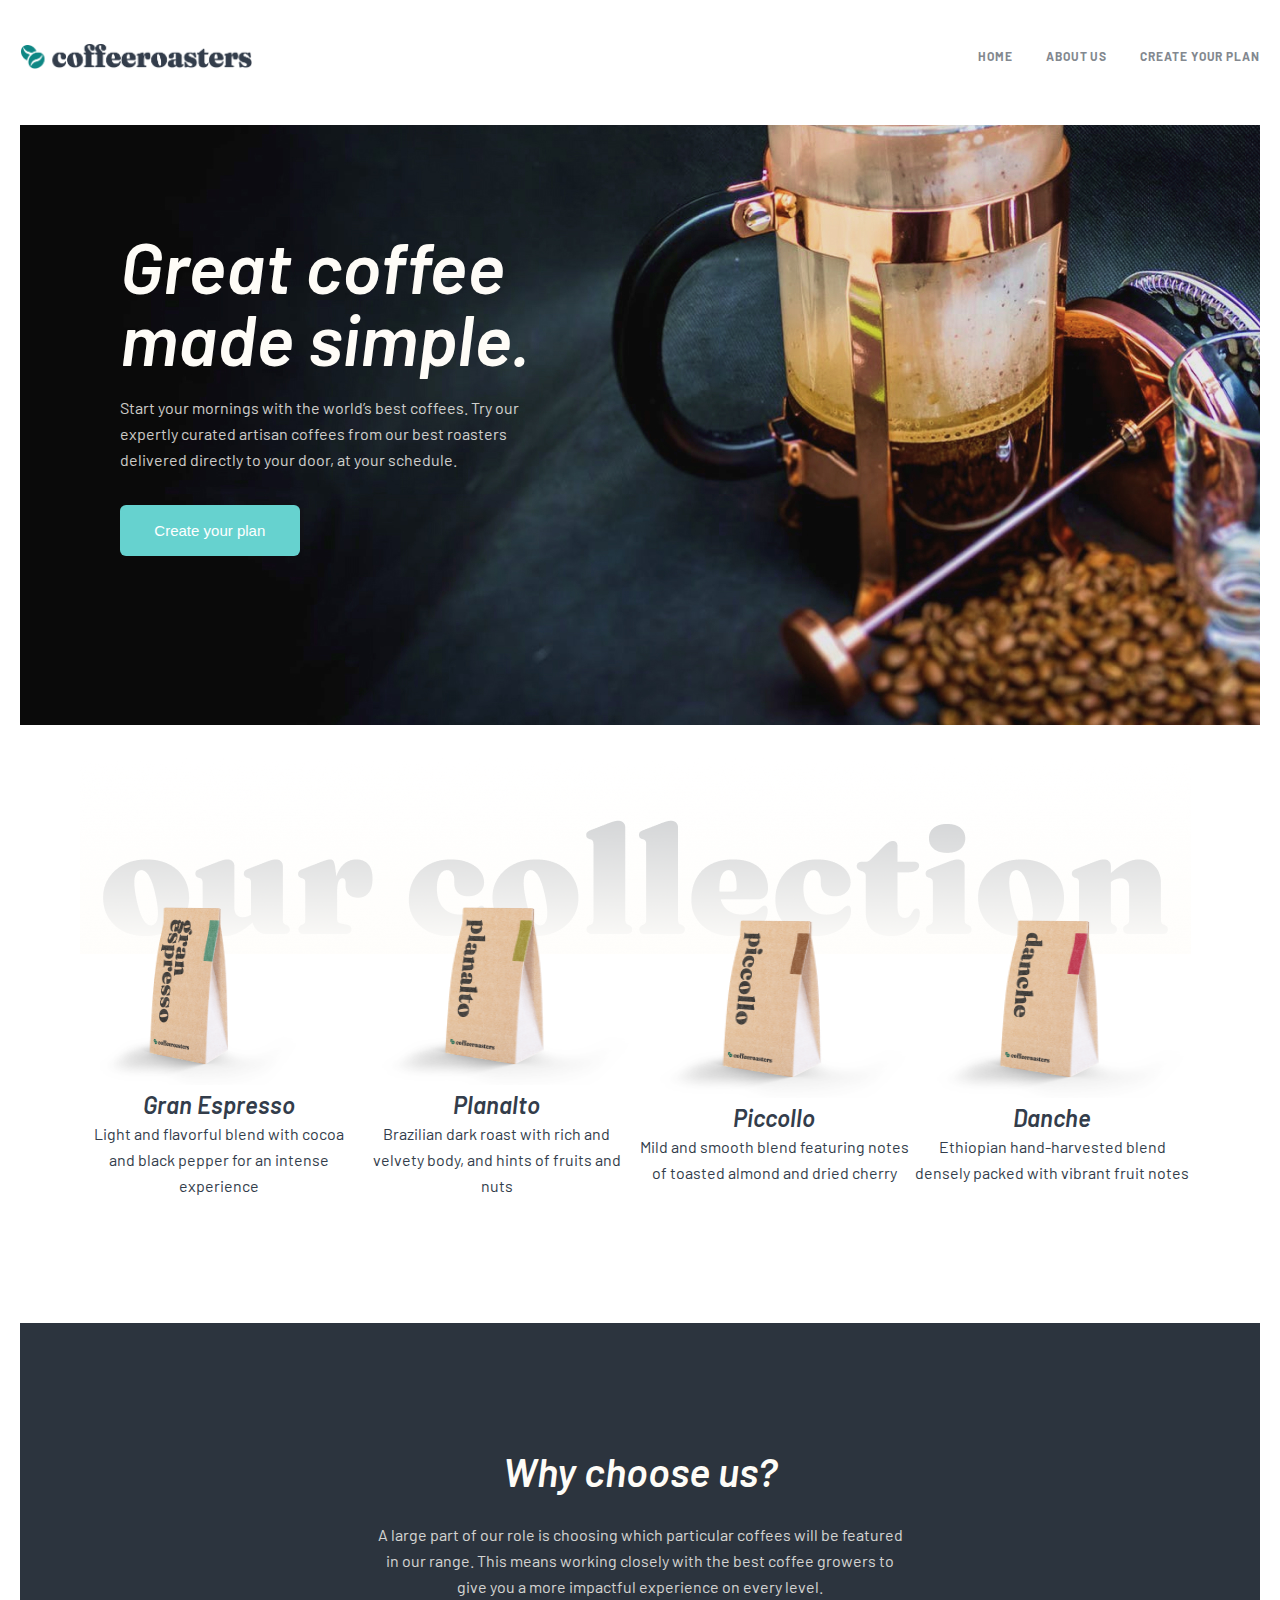
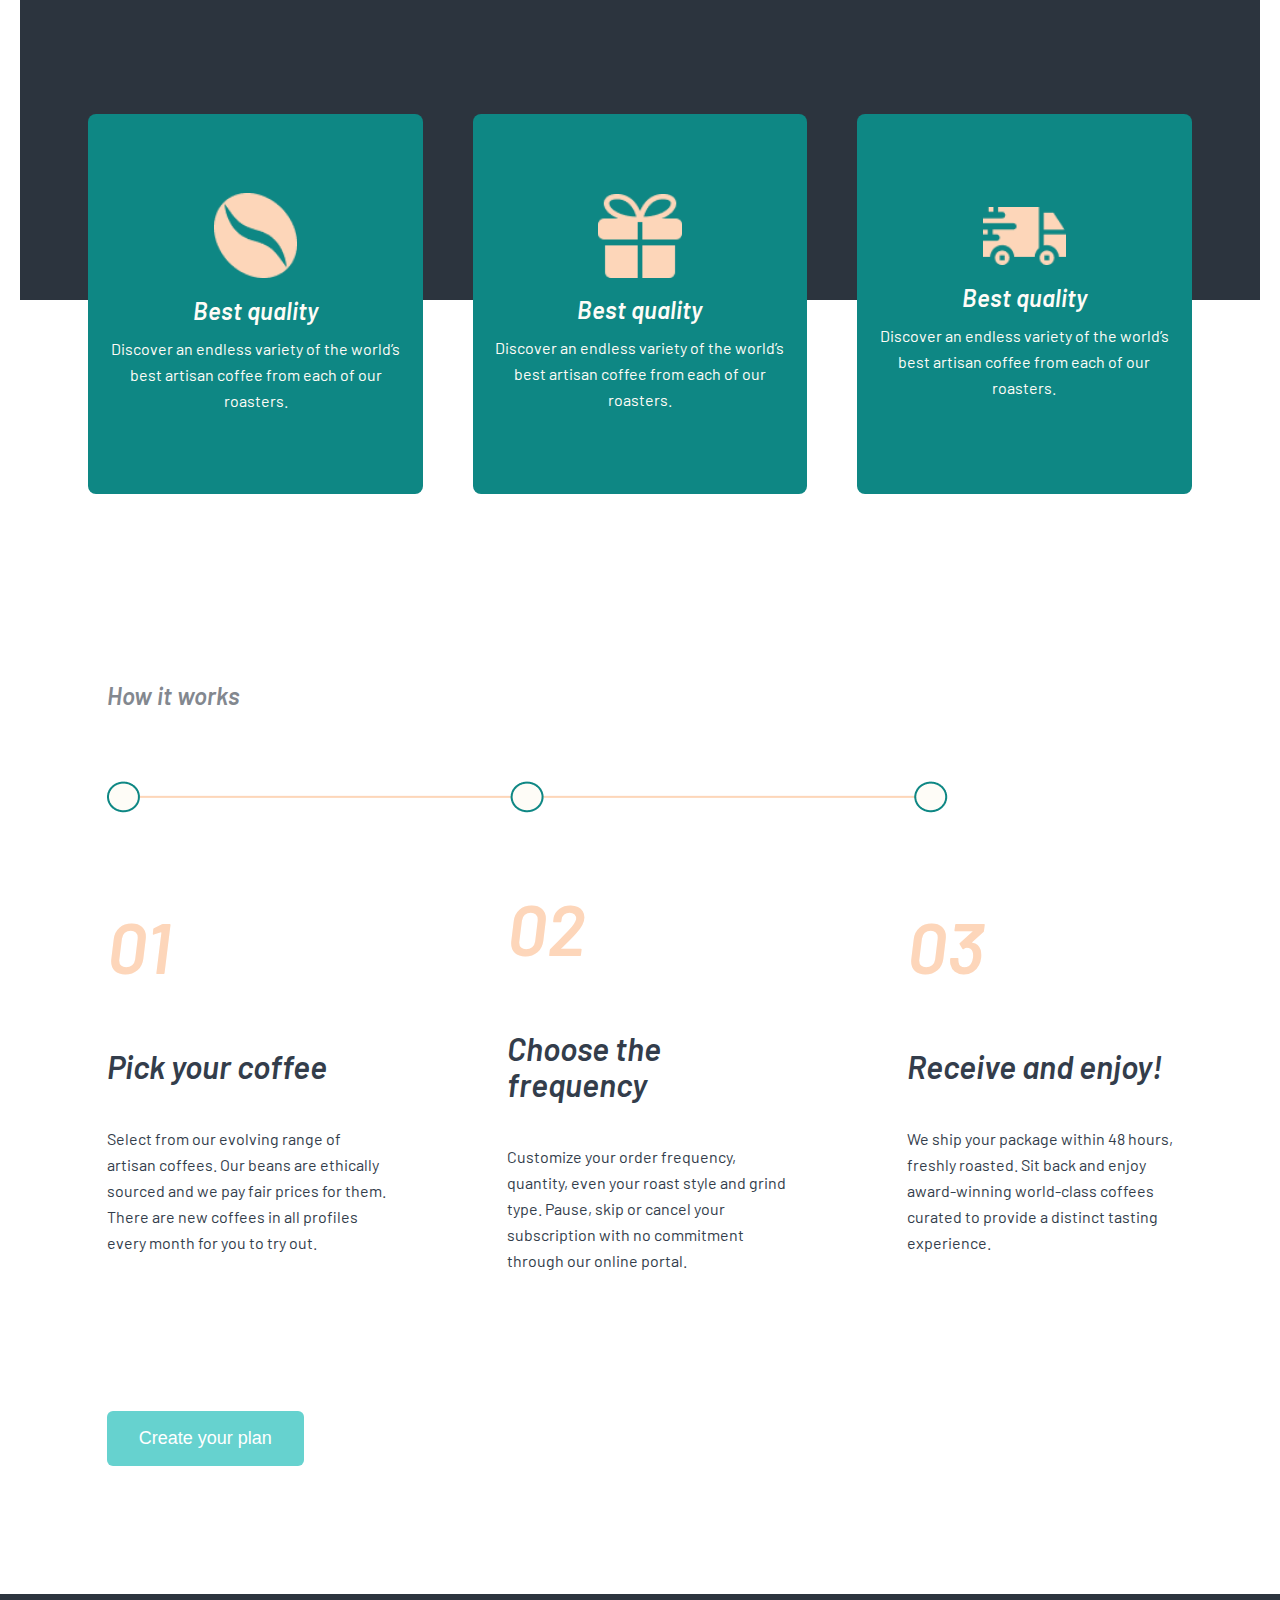
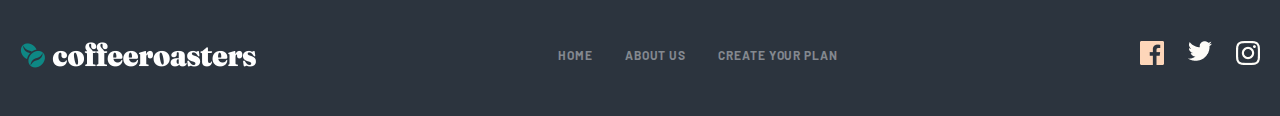
<file: index.html>
<!DOCTYPE html>
<html lang="en">
  <head>
    <meta charset="UTF-8" />
    <meta http-equiv="X-UA-Compatible" content="IE=edge" />
    <meta name="viewport" content="width=device-width, initial-scale=1.0" />
    <link rel="stylesheet" href="css/main.min.css" />
    <title>Document</title>
  </head>
  <body>
    <div class="contanir">
      <main class="heder__cart">
        <img class="text--itim__img" src="imgs/Group 5 (9).png" alt="loga" />
        <ul class="text__itim">
          <li>
            <a class="text--itim__link" href="./index.html">HOME</a>
          </li>
          <li>
            <a class="text--itim__link" href="./pages/about.html">ABOUT US</a>
          </li>
          <li>
            <a class="text--itim__link" href="./pages/subscribe.html"
              >CREATE YOUR PLAN</a
            >
          </li>
        </ul>
        <img class="home__link" src="imgs/Combined Shape 2.png" alt="loga" />
      </main>

      <main class="coffee--img__pozition">
        <section class="Great__coffee">
          <h1 class="Grea--coffee__made">Great coffee made simple.</h1>
          <p class="Grea--coffee__Start">
            Start your mornings with the world’s best coffees. Try our expertly
            curated artisan coffees from our best roasters delivered directly to
            your door, at your schedule.
          </p>
          <button class="Create--plan__button">Create your plan</button>
        </section>
      </main>
      <main class="heder--text__box">
        <img
          class="coffecraf__img"
          src="imgs/Group 13 (2).png"
          alt="gurup13"
          width="1111"
          height="196"
        />

        <section class="Planalto">
          <div class="Piccollo">
            <img
              src="imgs/kopi1 copy (3).png"
              width="80%"
              height="193px"
              alt="cobla"
            />
            <div class="text">
              <h3 class="Piccollo__h3">Gran Espresso</h3>
              <p class="Piccollo__p">
                Light and flavorful blend with cocoa and black pepper for an
                intense experience
              </p>
            </div>
          </div>
          <div class="Piccollo">
            <img
              src="imgs/kopi2 (2).png"
              width="100%"
              height="193px"
              alt="cobla"
            />
            <div class="text">
              <h3 class="Piccollo__h3">Planalto</h3>
              <p class="Piccollo__p">
                Brazilian dark roast with rich and velvety body, and hints of
                fruits and nuts
              </p>
            </div>
          </div>
          <div class="Piccollo">
            <img
              src="imgs/kopi3 (1).png"
              width="100%"
              height="193px"
              alt="cobla"
            />
            <div class="text">
              <h3 class="Piccollo__h3">Piccollo</h3>
              <p class="Piccollo__p">
                Mild and smooth blend featuring notes of toasted almond and
                dried cherry
              </p>
            </div>
          </div>
          <div class="Piccollo">
            <img
              src="imgs/kopi4 (1).png"
              width="100%"
              height="193px"
              alt="cobla"
            />
            <div class="text">
              <h3 class="Piccollo__h3">Danche</h3>
              <p class="Piccollo__p">
                Ethiopian hand-harvested blend densely packed with vibrant fruit
                notes
              </p>
            </div>
          </div>
        </section>
      </main>
      <!-- chooose -->
      <!-- <main class="coose__box"> -->
      <section class="choose__cart">
        <div class="choose--cart__itim">
          <h3 class="choose--cart__h3">Why choose us?</h3>
          <p class="choose--cart__p">
            A large part of our role is choosing which particular coffees will
            be featured in our range. This means working closely with the best
            coffee growers to give you a more impactful experience on every
            level.
          </p>
        </div>
      </section>

      <section class="choose__globar">
        <div class="choose--globar__cart">
          <img src="imgs/Shape (5).png" width="25%" alt="cooffe" />
          <div class="text__box">
            <h3 class="text--box__h3">Best quality</h3>
            <p class="text--box__p">
              Discover an endless variety of the world’s best artisan coffee
              from each of our roasters.
            </p>
          </div>
        </div>
        <div class="choose--globar__cart">
          <img src="imgs/Combined Shape (18).png" width="25%" alt="cooffe" />
          <div class="text__box">
            <h3 class="text--box__h3">Best quality</h3>
            <p class="text--box__p">
              Discover an endless variety of the world’s best artisan coffee
              from each of our roasters.
            </p>
          </div>
        </div>
        <div class="choose--globar__cart">
          <img src="imgs/Combined Shape (19).png" width="25%" alt="cooffe" />
          <div class="text__box">
            <h3 class="text--box__h3">Best quality</h3>
            <p class="text--box__p">
              Discover an endless variety of the world’s best artisan coffee
              from each of our roasters.
            </p>
          </div>
        </div>
      </section>
      <!-- works -->
      <!-- <div class="works"> -->
      <main class="How--it__works">
        <p class="How-it-works-p">How it works</p>
        <img class="How-it-works-img" src="imgs/rights.png" alt="rigb" />
      </main>
      <div id="box--imgs--and__text">
        <section class="box-imgs-and-text-cart">
          <h2 class="box-imgs-and-text-cart-h2">01</h2>
          <h3 class="box-imgs-and-text-cart-h3">Pick your coffee</h3>
          <p class="box-imgs-and-text-cart-p">
            Select from our evolving range of artisan coffees. Our beans are
            ethically sourced and we pay fair prices for them. There are new
            coffees in all profiles every month for you to try out.
          </p>
        </section>
        <section class="box-imgs-and-text-cart">
          <h2 class="box-imgs-and-text-cart-h2">02</h2>
          <h3 class="box-imgs-and-text-cart-h3">Choose the frequency</h3>
          <p class="box-imgs-and-text-cart-p">
            Customize your order frequency, quantity, even your roast style and
            grind type. Pause, skip or cancel your subscription with no
            commitment through our online portal.
          </p>
        </section>
        <section class="box-imgs-and-text-cart">
          <h2 class="box-imgs-and-text-cart-h2">03</h2>
          <h3 class="box-imgs-and-text-cart-h3">Receive and enjoy!</h3>
          <p class="box-imgs-and-text-cart-p">
            We ship your package within 48 hours, freshly roasted. Sit back and
            enjoy award-winning world-class coffees curated to provide a
            distinct tasting experience.
          </p>
        </section>
      </div>
      <button class="box-imgs-and-text-cart-btn">Create your plan</button>

      <!-- </div> -->
    </div>
    <footer class="footer">
      <div class="footer__cart contanir">
        <img
          src="imgs/Group 5 (10).png"
          width="236px"
          height="26px"
          alt="coffe"
        />
        <ul class="footer__ul">
          <li><a class="footer__link" href="./index.html">HOME</a></li>
          <li>
            <a class="footer__link" href="./pages/about.html">ABOUT US</a>
          </li>
          <li><a class="footer__link" href="./pages/">CREATE YOUR PLAN</a></li>
        </ul>
        <div class="instagiram">
          <a href="./index.html"> <img src="imgs/Path (9).png" alt="" /></a>
          <a href="./pages/about.html">
            <img src="imgs/Path (8).png" alt=""
          /></a>
          <a href="./pages/subscribe.html">
            <img src="imgs/Shape (6).png" alt=""
          /></a>
        </div>
      </div>
    </footer>
  </body>
</html>
</file>
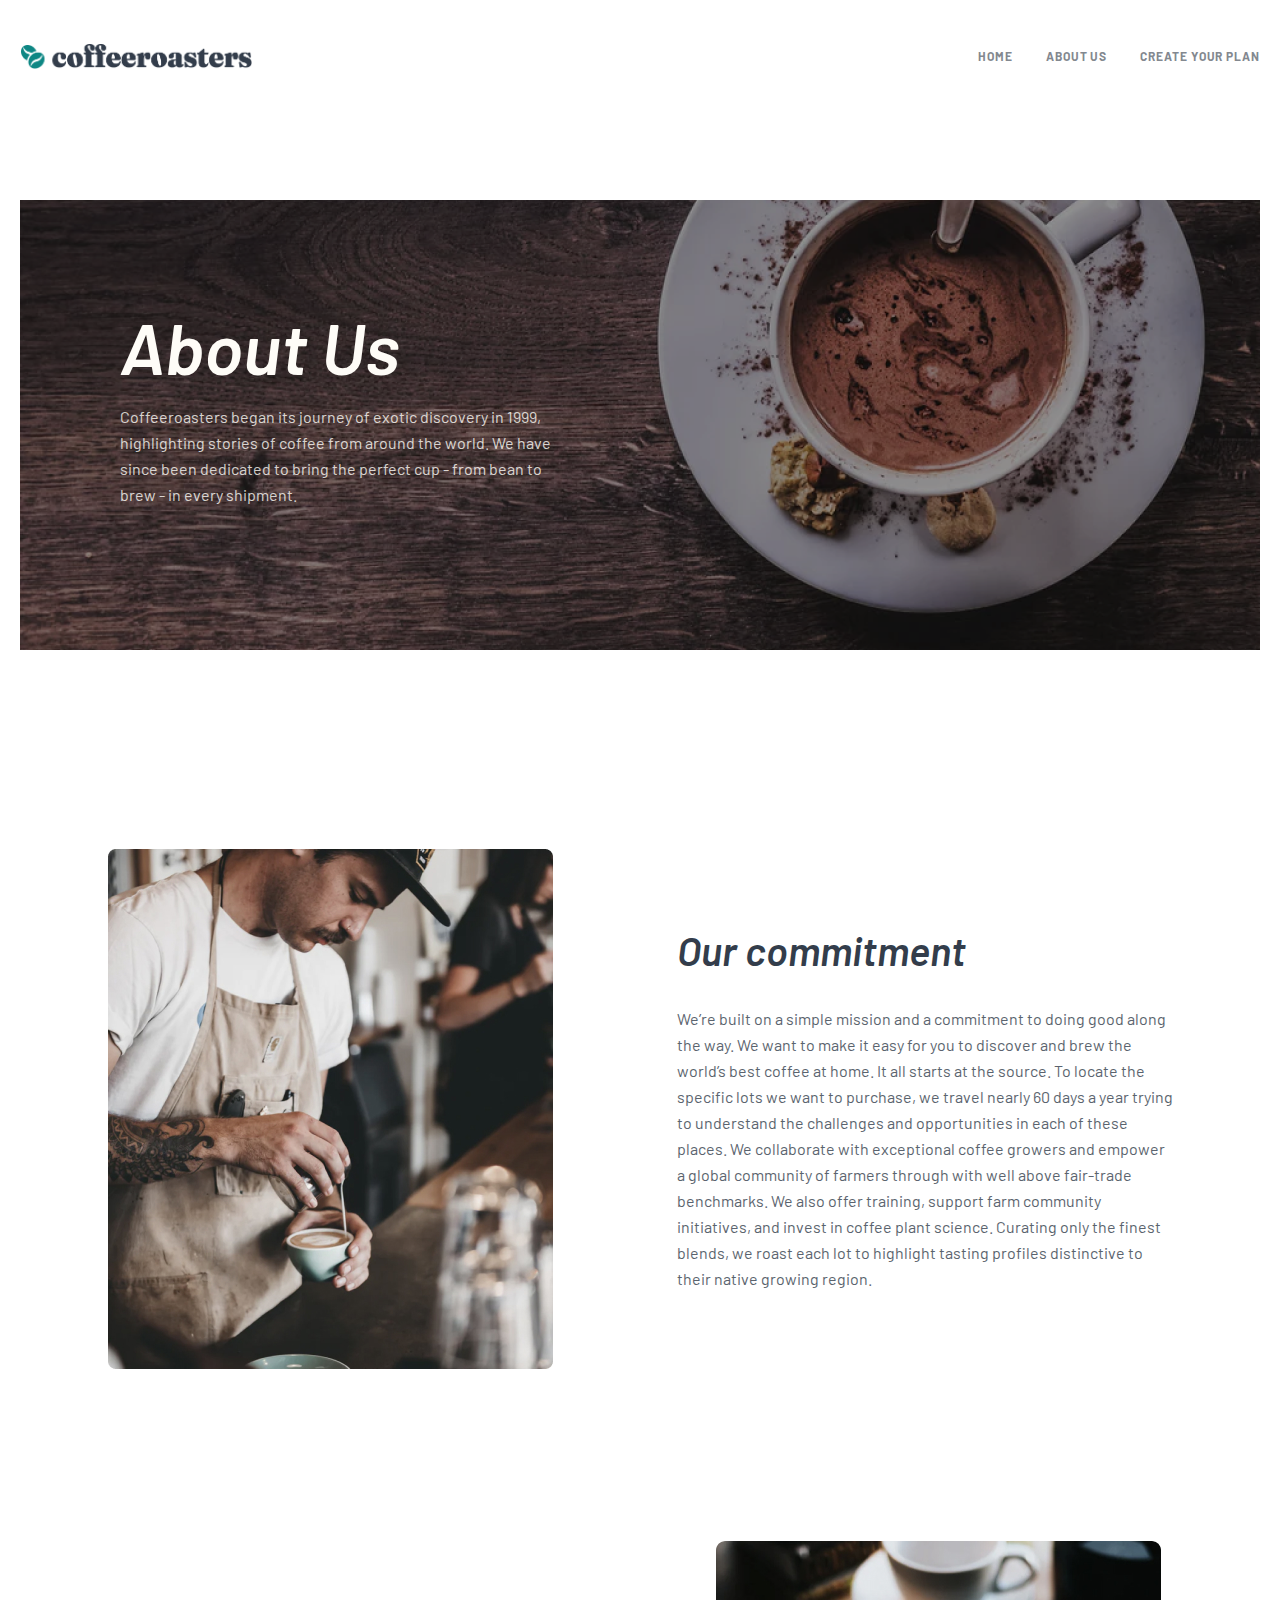
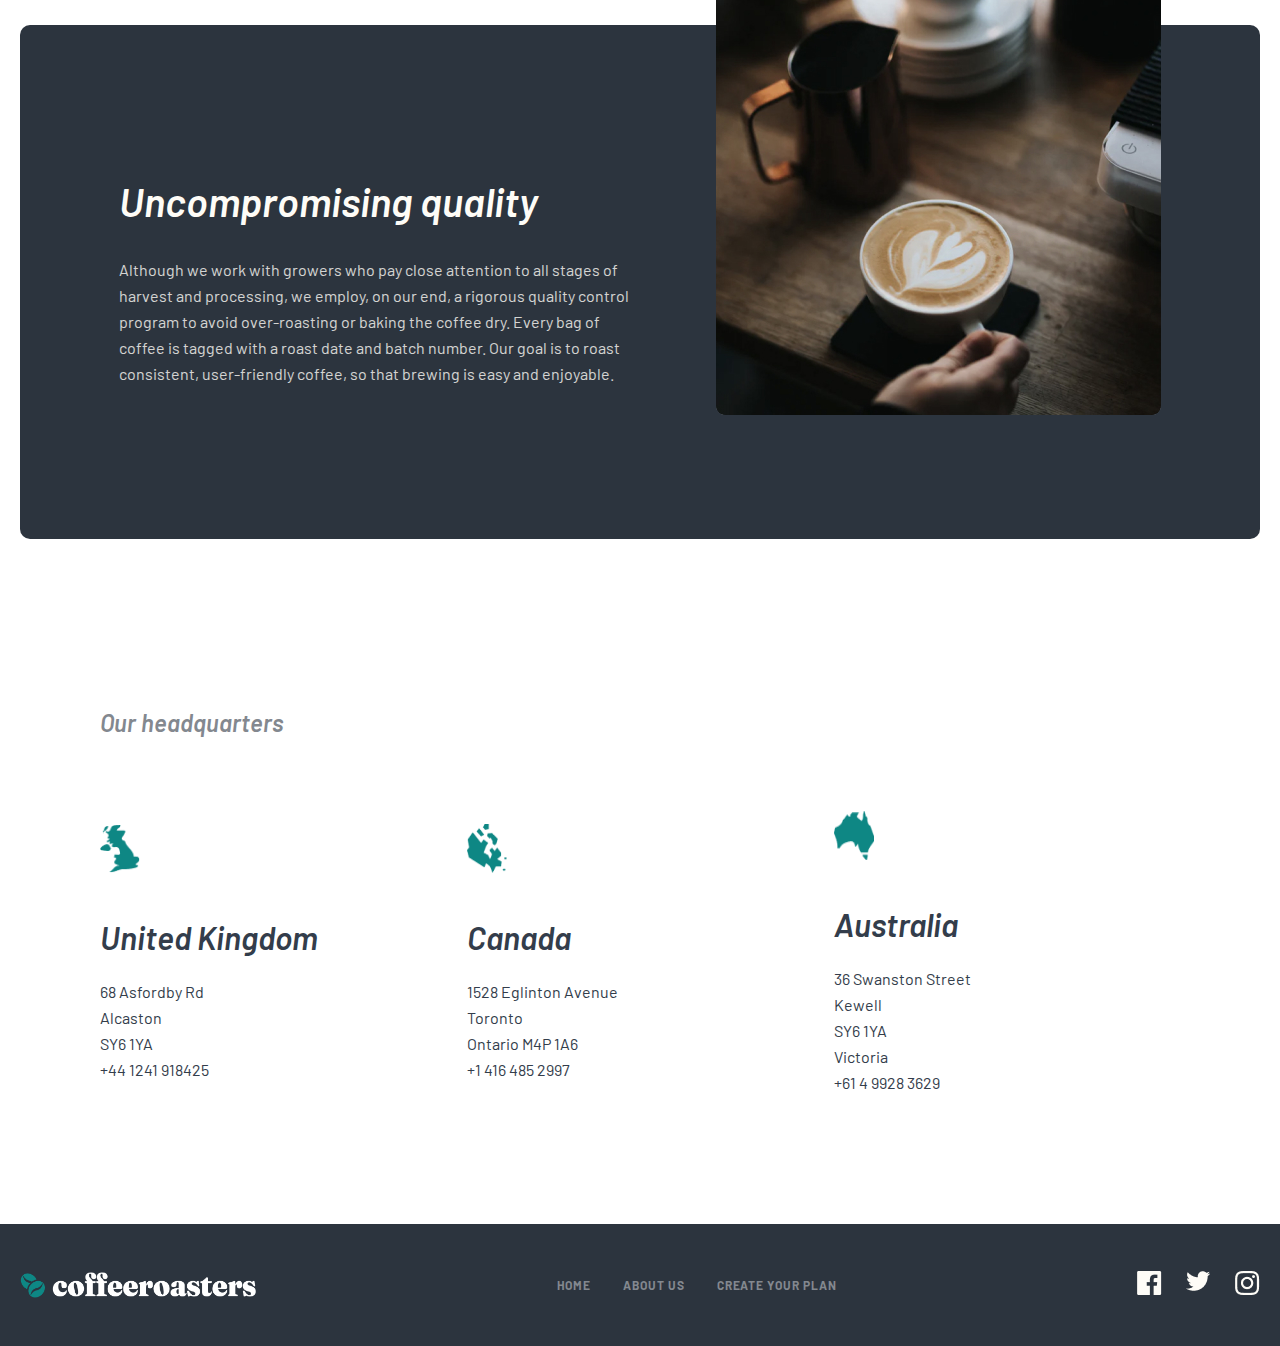
<file: pages/about.html>
<!DOCTYPE html>
<html lang="en">
  <head>
    <meta charset="UTF-8" />
    <meta http-equiv="X-UA-Compatible" content="IE=edge" />
    <meta name="viewport" content="width=device-width, initial-scale=1.0" />
    <link rel="stylesheet" href="../css/main.min.css" />
    <title>Document</title>
  </head>
  <body>
    <div class="contanir">
      <main class="heder__cart">
        <img class="text--itim__img" src="../imgs/Group 5 (9).png" alt="loga" />
        <ul class="text__itim">
          <li><a class="text--itim__link" href="../index.html">HOME</a></li>
          <li><a class="text--itim__link" href="./about.html">ABOUT US</a></li>
          <li>
            <a class="text--itim__link" href="subscribe.html"
              >CREATE YOUR PLAN</a
            >
          </li>
        </ul>
        <img class="home__link" src="../imgs/Combined Shape 2.png" alt="loga" />
      </main>

      <main class="coffee--img__pozition coffee-img__position-modify">
        <section class="Great__coffee Great__coffee22">
          <h1 class="Grea--coffee__made Grea--coffee__made22">About Us</h1>
          <p class="Grea--coffee__Start">
            Coffeeroasters began its journey of exotic discovery in 1999,
            highlighting stories of coffee from around the world. We have since
            been dedicated to bring the perfect cup - from bean to brew - in
            every shipment.
          </p>
        </section>
      </main>
      <!-- pozition -->
      <div class="pozition">
        <img
          class="pozition__imgs"
          src="../imgs/Bitmap (6).jpg"
          alt="colliction"
        />
        <div class="pozition__cart">
          <h2 class="pozition__h2">Our commitment</h2>
          <p class="pozition__p">
            We’re built on a simple mission and a commitment to doing good along
            the way. We want to make it easy for you to discover and brew the
            world’s best coffee at home. It all starts at the source. To locate
            the specific lots we want to purchase, we travel nearly 60 days a
            year trying to understand the challenges and opportunities in each
            of these places. We collaborate with exceptional coffee growers and
            empower a global community of farmers through with well above
            fair-trade benchmarks. We also offer training, support farm
            community initiatives, and invest in coffee plant science. Curating
            only the finest blends, we roast each lot to highlight tasting
            profiles distinctive to their native growing region.
          </p>
        </div>
      </div>

      <main class="pazition__reyktiv">
        <section class="main--pazition__box">
          <div class="main--pazition__cart">
            <h2 class="main--pazition--cart__h2">Uncompromising quality</h2>
            <p class="main--pazition__p">
              Although we work with growers who pay close attention to all
              stages of harvest and processing, we employ, on our end, a
              rigorous quality control program to avoid over-roasting or baking
              the coffee dry. Every bag of coffee is tagged with a roast date
              and batch number. Our goal is to roast consistent, user-friendly
              coffee, so that brewing is easy and enjoyable.
            </p>
          </div>
          <img
            class="img__absuloyot"
            src="../imgs/Bitmap (7).jpg"
            alt="coffee"
          />
        </section>
      </main>
      <main class="mars__box">
        <h2 class="Our--headquarters__h2">Our headquarters</h2>
        <div class="mars--box__cart">
          <div class="mars--box__text">
            <img
              src="../imgs/Combined Shape (20).png"
              width="40"
              height="49"
              alt="xitoy"
            />
            <h2 class="mars--box__texth2">United Kingdom</h2>
            <p class="mars--box__p">
              68 Asfordby Rd <br />
              Alcaston <br />
              SY6 1YA <br />
              +44 1241 918425 <br />
            </p>
          </div>
          <div class="mars--box__text">
            <img
              src="../imgs/Combined Shape (21).png"
              width="40"
              height="49"
              alt="xitoy"
            />
            <h2 class="mars--box__texth2">Canada</h2>
            <p class="mars--box__p">
              1528 Eglinton Avenue<br />
              Toronto <br />
              Ontario M4P 1A6 <br />
              +1 416 485 2997 <br />
            </p>
          </div>
          <div class="mars--box__text">
            <img
              src="../imgs/Combined Shape (22).png"
              width="40"
              height="49"
              alt="xitoy"
            />
            <h2 class="mars--box__texth2">Australia</h2>
            <p class="mars--box__p">
              36 Swanston Street <br />
              Kewell <br />
              SY6 1YA <br />
              Victoria <br />
              +61 4 9928 3629 <br />
            </p>
          </div>
        </div>
      </main>
    </div>
    <footer class="footer">
      <div class="footer__cart contanir">
        <img
          src="../imgs/Group 5 (11).png"
          width="236px"
          height="26px"
          alt="coffe"
        />
        <ul class="footer__ul">
          <li><a class="footer__link" href="../index.html">HOME</a></li>
          <li><a class="footer__link" href="./about.html">ABOUT US</a></li>
          <li><a class="footer__link" href="./subscribe.html">CREATE YOUR PLAN</a></li>
        </ul>
        <div class="instagiram">
          <a href="../index.html">
            <img src="../imgs/Path (11).png" alt=""
          /></a>
          <a href="./about.html"> <img src="../imgs/Path (10).png" alt="" /></a>
          <a href="./subscribe.html">
            <img src="../imgs/Shape (7).png" alt=""
          /></a>
        </div>
      </div>
    </footer>
  </body>
</html>
</file>
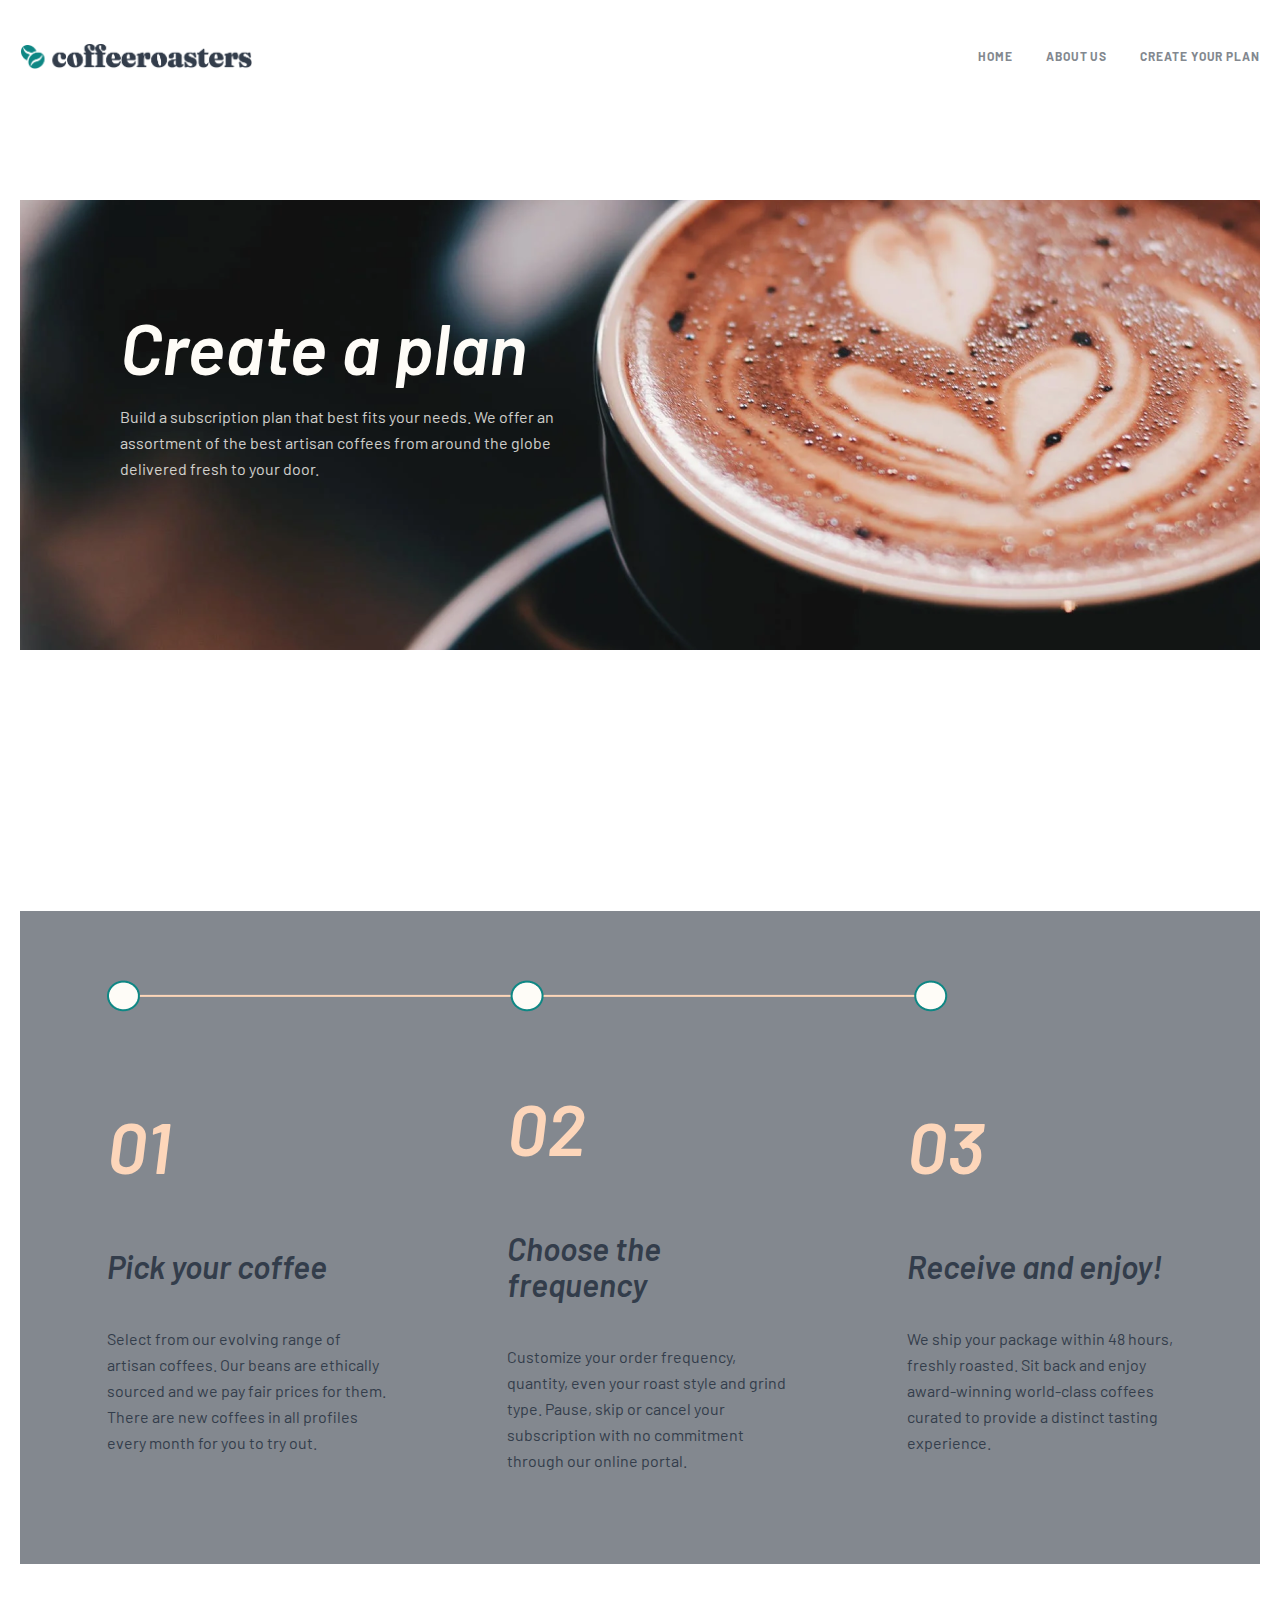
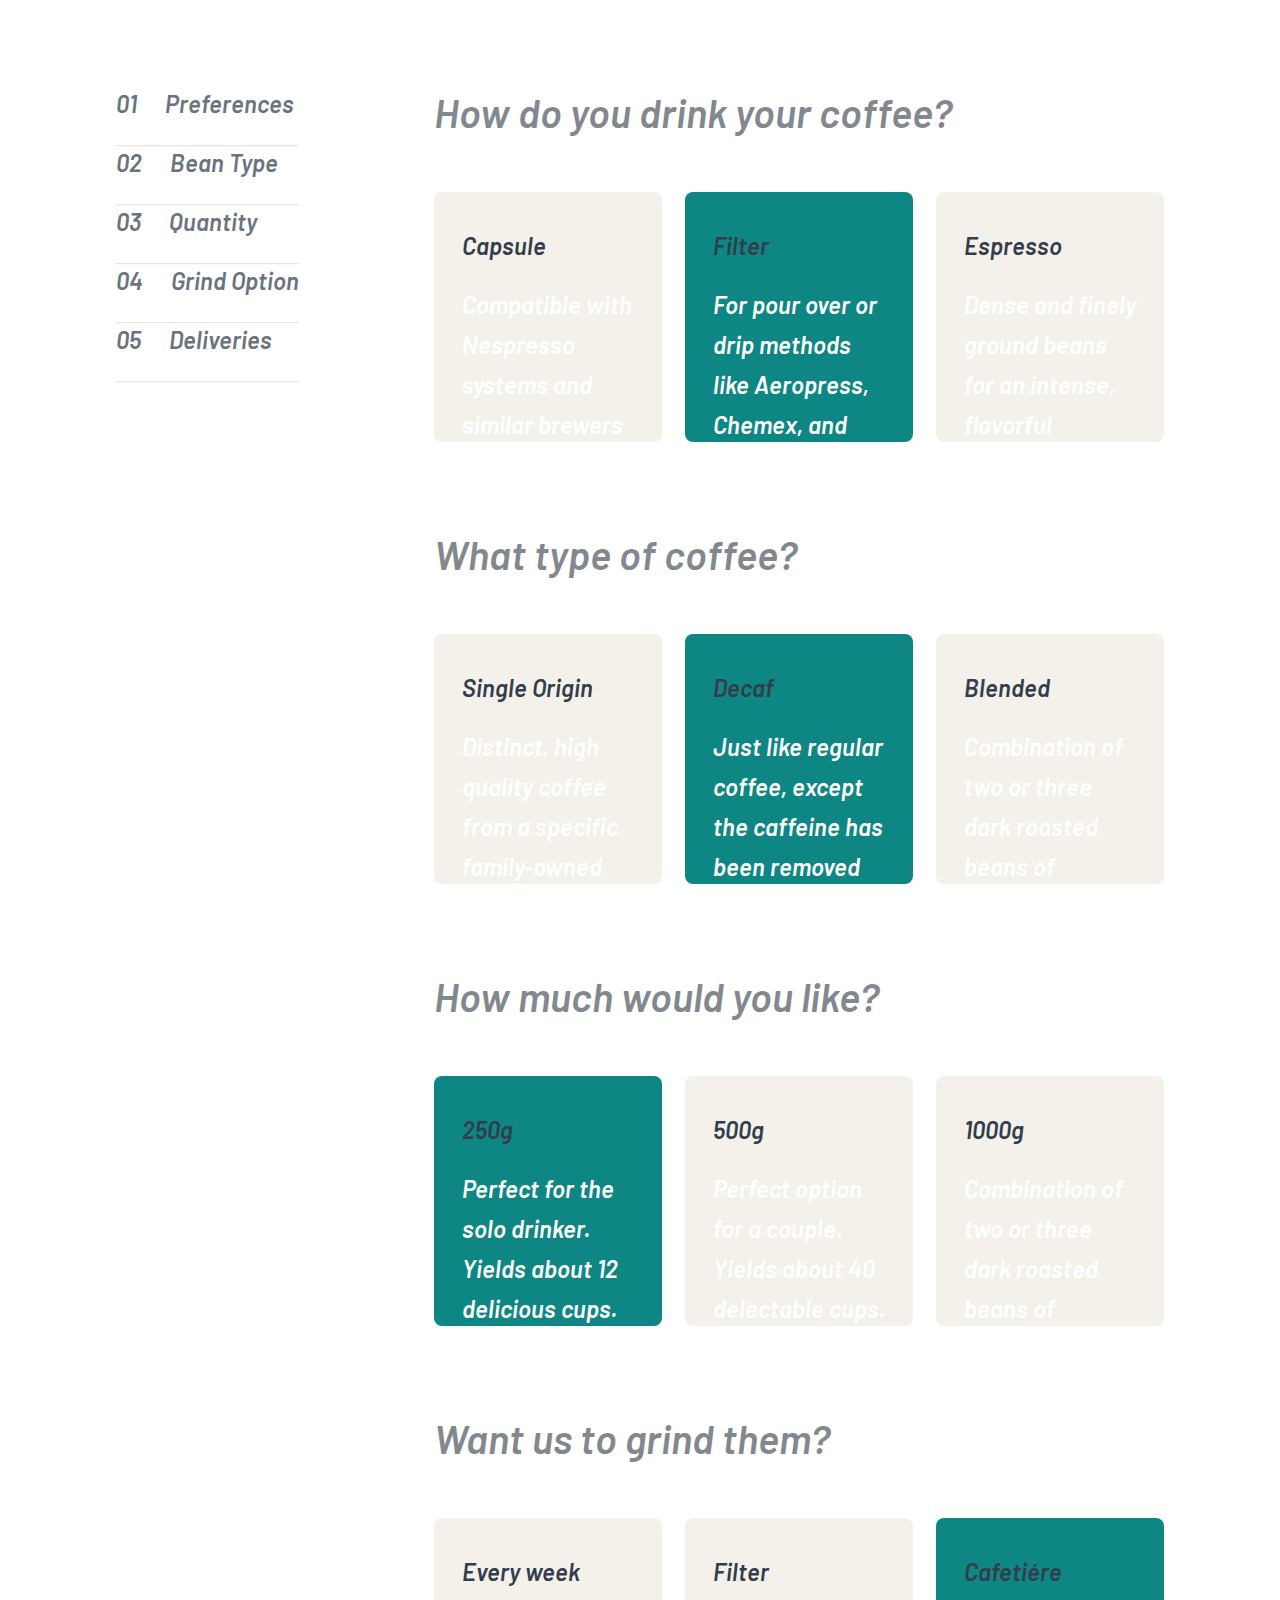
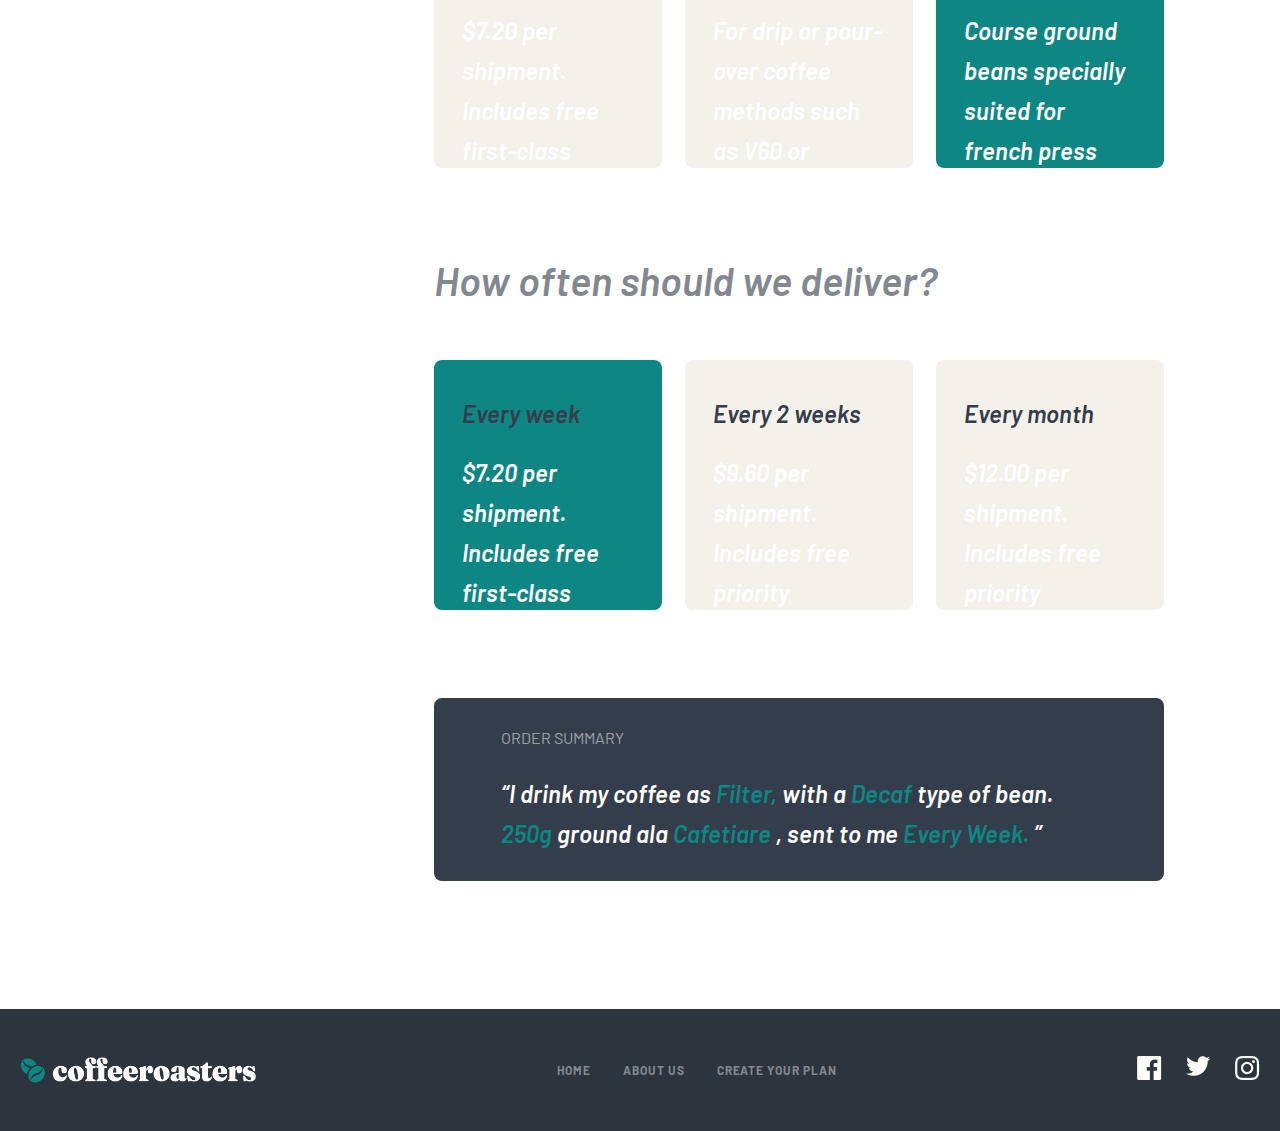
<file: pages/subscribe.html>
<!DOCTYPE html>
<html lang="en">
  <head>
    <meta charset="UTF-8" />
    <meta http-equiv="X-UA-Compatible" content="IE=edge" />
    <meta name="viewport" content="width=device-width, initial-scale=1.0" />
    <link rel="stylesheet" href="../css/main.min.css" />
    <title>Document</title>
  </head>
  <body>
    <div class="contanir">
      <main class="heder__cart">
        <img class="text--itim__img" src="../imgs/Group 5 (9).png" alt="loga" />
        <ul class="text__itim">
          <li><a class="text--itim__link" href="../index.html">HOME</a></li>
          <li><a class="text--itim__link" href="../pages/about.html">ABOUT US</a></li>
          <li>
            <a class="text--itim__link" href="../pages/subscribe.html"
              >CREATE YOUR PLAN</a
            >
          </li>
        </ul>
        <img class="home__link" src="../imgs/Combined Shape 2.png" alt="loga" />
      </main>
      <main
        class="coffee--img__pozition coffee-img__position-modify coffee-img__position-modify33"
      >
        <section class="Great__coffee Great__coffee22">
          <h1 class="Grea--coffee__made Grea--coffee__made22">Create a plan</h1>
          <p class="Grea--coffee__Start">
            Build a subscription plan that best fits your needs. We offer an
            assortment of the best artisan coffees from around the globe
            delivered fresh to your door.
          </p>
        </section>
      </main>
      <div class="works__cart">
        <main class="How--it__works">
          <img class="How-it-works-img" src="../imgs/rights.png" alt="rigb" />
        </main>
        <div id="box--imgs--and__text">
          <section class="box-imgs-and-text-cart">
            <h2 class="box-imgs-and-text-cart-h2">01</h2>
            <h3 class="box-imgs-and-text-cart-h3">Pick your coffee</h3>
            <p class="box-imgs-and-text-cart-p">
              Select from our evolving range of artisan coffees. Our beans are
              ethically sourced and we pay fair prices for them. There are new
              coffees in all profiles every month for you to try out.
            </p>
          </section>
          <section class="box-imgs-and-text-cart">
            <h2 class="box-imgs-and-text-cart-h2">02</h2>
            <h3 class="box-imgs-and-text-cart-h3">Choose the frequency</h3>
            <p class="box-imgs-and-text-cart-p">
              Customize your order frequency, quantity, even your roast style
              and grind type. Pause, skip or cancel your subscription with no
              commitment through our online portal.
            </p>
          </section>
          <section class="box-imgs-and-text-cart">
            <h2 class="box-imgs-and-text-cart-h2">03</h2>
            <h3 class="box-imgs-and-text-cart-h3">Receive and enjoy!</h3>
            <p class="box-imgs-and-text-cart-p">
              We ship your package within 48 hours, freshly roasted. Sit back
              and enjoy award-winning world-class coffees curated to provide a
              distinct tasting experience.
            </p>
          </section>
        </div>
      </div>
      <main class="main-boxs">
        <section class="section--cart__text">
          <ul class="ul--in__itim"><li class="ul--in__text">01</li><li class="ul--in__text">Preferences</li></ul>
          <hr style="background: #83888F;
          mix-blend-mode: normal;
          opacity: 0.25; margin-top: 25px;">
                    <ul class="ul--in__itim"><li class="ul--in__text">02
                      </li><li class="ul--in__text">Bean Type</li></ul>
                    <hr style="background: #83888F;
                    mix-blend-mode: normal;
                    opacity: 0.25; margin-top: 25px;">
                              <ul class="ul--in__itim"><li class="ul--in__text">03
                                </li><li class="ul--in__text">Quantity</li></ul>
                              <hr style="background: #83888F;
                              mix-blend-mode: normal;
                              opacity: 0.25; margin-top: 25px;">
                                        <ul class="ul--in__itim"><li class="ul--in__text">04
                                          </li><li class="ul--in__text">Grind Option</li></ul>
                                        <hr style="background: #83888F;
                                        mix-blend-mode: normal;
                                        opacity: 0.25; margin-top: 25px;">
                                                  <ul class="ul--in__itim"><li class="ul--in__text">05
                                                   </li><li class="ul--in__text"> Deliveries</li></ul>
                                                  <hr style="background: #83888F;
                                                  mix-blend-mode: normal;
                                                  opacity: 0.25; margin-top: 25px;">
        </section>

        <section class="section--cart__itim">
          <div>
            <h3 class="text__nchild">How do you drink your coffee?</h3>
          </div>
          <div class="non__itim">
            <div class="non__text1">
              <h3 class="non--text__h3">Capsule</h3>
              <p class="non--text__p">Compatible with Nespresso systems and similar brewers</p>
            </div>
            <div class="non__text2">
              <h3 class="non--text__h3"> Filter</h3>
              <p class="non--text__p"> For pour over or drip methods like Aeropress, Chemex, and V60</p>
            </div>
            <div class="non__text3">
              <h3 class="non--text__h3"> Espresso</h3>
              <p class="non--text__p"> Dense and finely ground beans for an intense, flavorful experience</p>
            </div>
          </div>
          <div>
            <h3 class="text__h3">What type of coffee?</h3>
          </div>
          <div class="non__itim">
            <div class="non__text1">
              <h3 class="non--text__h3">Single Origin</h3>
              <p class="non--text__p"> Distinct, high quality coffee from a specific family-owned farm</p>
            </div>
            <div class="non__text2">
              <h3 class="non--text__h3"> Decaf</h3>
              <p class="non--text__p"> Just like regular coffee, except the caffeine has been removed</p>
            </div>
            <div class="non__text3">
              <h3 class="non--text__h3"> Blended</h3>
              <p class="non--text__p"> Combination of two or three dark roasted beans of organic coffees</p>
            </div>
          </div>
          <div>
            <h3 class="text__h3"> How much would you like?</h3>
          </div>
          <div class="non__itim">
            <div class="non__text4">
              <h3 class="non--text__h3">250g</h3>
              <p class="non--text__p"> Perfect for the solo drinker. Yields about 12 delicious cups.</p>
            </div>
            <div class="non__text5">
              <h3 class="non--text__h3"> 500g</h3>
              <p class="non--text__p">  Perfect option for a couple. Yields about 40 delectable cups.</p>
            </div>
            <div class="non__text6">
              <h3 class="non--text__h3"> 1000g</h3>
              <p class="non--text__p"> Combination of two or three dark roasted beans of organic coffees</p>
            </div>
          </div>
          <div>
            <h3 class="text__h3"> Want us to grind them?</h3>
          </div>
          <div class="non__itim">
            <div class="non__text7">
              <h3 class="non--text__h3"> Every week</h3>
              <p class="non--text__p">  $7.20 per shipment. Includes free first-class shipping.</p>
            </div>
            <div class="non__text8">
              <h3 class="non--text__h3"> Filter</h3>
              <p class="non--text__p"> For drip or pour-over coffee methods such as V60 or Aeropress</p>
            </div>
            <div class="non__text9">
              <h3 class="non--text__h3">Cafetiére</h3>
              <p class="non--text__p">  Course ground beans specially suited for french press coffee</p>
            </div>
          </div>
          <div>
            <h3 class="text__h3"> How often should we deliver?<h3>
          </div>
          <div class="non__itim">
            <div class="non__text4">
              <h3 class="non--text__h3"> Every week</h3>
              <p class="non--text__p"> $7.20 per shipment. Includes free first-class shipping.</p>
            </div>
            <div class="non__text5">
              <h3 class="non--text__h3"> Every 2 weeks</h3>
              <p class="non--text__p"> $9.60 per shipment. Includes free priority shipping.</p>
            </div>
            <div class="non__text6">
              <h3 class="non--text__h3"> Every month</h3>
              <p class="non--text__p"> $12.00 per shipment. Includes free priority shipping.</p>
            </div>
          </div>
          <div class="non--text__itm">
            <p class="non--text__pp" >Order Summary</p>
            <p class="non--text__p">“I drink my coffee as <b style="color:#0e8784 ;">Filter,</b>  with a <b  style="color:#0e8784 ;"> Decaf</b> type of bean. <b style="color:#0e8784 ;">250g</b>  ground ala <b style="color:#0e8784 ;">Cafetiare</b> , sent to me <b style="color:#0e8784 ;">Every Week.</b> ”</p>
          </div>
        </section>

     </main>
    </div>
    <footer class="footer">
      <div class="footer__cart contanir ">
        <img
          src="../imgs/Group 5 (11).png"
          width="236px"
          height="26px"
          alt="coffe"
        />
        <ul class="footer__ul">
          <li><a class="footer__link" href="../index.html">HOME</a></li>
          <li><a class="footer__link" href="./about.html">ABOUT US</a></li>
          <li><a class="footer__link" href="./subscribe.html">CREATE YOUR PLAN</a></li>
        </ul>
        <div class="instagiram">
          <a href="../index.html"> <img src="../imgs/Path (11).png" alt="" /></a>
          <a href="../pages/about.html"> <img src="../imgs/Path (10).png" alt="" /></a>
          <a href="../pages/subscribe.html"> <img src="../imgs/Shape (7).png" alt="" /></a>
        </div>
      </div>
    </footer>
  </body>
</html>
</file>
<file: css/main.min.css>
*{margin:0;padding:0;box-sizing:border-box}.contanir{max-width:1280px;margin-left:auto;margin-right:auto}@media(max-width: 1280px){.contanir{margin-left:20px;margin-right:20px}}@font-face{font-family:"Barlow";src:url("../fonts/Barlow-Bold.ttf") format(truetype);font-weight:700;font-style:normal}@font-face{font-family:"Barlow";src:url("../fonts/Barlow-Regular.ttf");font-weight:400;font-style:normal}@font-face{font-family:"Barlow";src:url("../fonts/Barlow-Medium.ttf");font-weight:500;font-style:normal}@font-face{font-family:"Barlow";src:url("../fonts/Barlow-SemiBoldItalic.ttf");font-weight:600;font-style:normal}@font-face{font-family:"Fraunces 9pt";src:url("../fonts/Barlow-SemiBoldItalic.ttf");font-weight:900;font-style:normal}.heder__cart{margin-top:43px;max-width:100%;display:flex;align-items:center;justify-content:space-between}.text__itim{display:flex;align-items:center;justify-content:space-between;list-style:none;gap:33px}@media(max-width: 630px){.text__itim{display:none}}.home__link{max-width:16px;height:16px;display:none}@media(max-width: 630px){.home__link{max-width:12px;height:11px;display:block}}.text--itim__link{text-decoration:none;font-family:"Barlow";font-style:normal;font-weight:700;font-size:12px;line-height:15px;letter-spacing:.923077px;text-transform:uppercase;color:#83888f;transition:.3s}.text--itim__link:hover{color:#000}.text--itim__img{max-width:236px;height:26px}@media(max-width: 630px){.text--itim__img{max-width:200px;height:20px}}.coffee--img__pozition{padding:104px 100px;margin-top:56px;max-width:1280px;max-width:100%;height:600px;background-image:url("../../imgs/Bitmap (5).jpg");background-repeat:no-repeat;background-position:center}@media(max-width: 630px){.coffee--img__pozition{padding:50px 50px;height:350px}}@media(max-width: 600px){.coffee--img__pozition{padding:20px 20px}}.Great__coffee{display:flex;flex-direction:column;justify-content:space-between;max-width:449px}@media(max-width: 530px){.Great__coffee{display:flex;flex-direction:column;align-items:center;text-align:center}}.Grea--coffee__made{font-family:"Fraunces 9pt";font-style:normal;font-weight:900;font-size:72px;line-height:72px;color:#fefcf7}@media(max-width: 600px){.Grea--coffee__made{font-size:30px;line-height:32px}}.Grea--coffee__Start{font-family:"Barlow";font-style:normal;font-weight:400;font-size:16px;line-height:26px;margin-top:5%;color:#fefcf7;mix-blend-mode:normal;opacity:.8}.Create--plan__button{max-width:40%;background:#66d2cf;border-radius:6px;padding:15px 16px;border:none;color:#fff;font-size:15px;border:2px solid rgba(0,0,0,0);transition:.3s;margin-top:7%}.Create--plan__button:hover{background:#fff;color:#66d2cf;border:2px solid #66d2cf}.heder--text__box{max-width:1111px;margin-left:60px;position:relative;background-position:center}.coffecraf__img{max-width:1111px;width:100%;margin-top:3%;align-items:center;position:absolute;z-index:-1}@media(max-width: 1111px){.coffecraf__img{margin-top:-50px}}.Planalto{max-width:1111px;width:100%;display:flex;align-items:center;justify-content:space-between}@media(max-width: 1050px){.Planalto{display:flex;flex-direction:column}}.Piccollo{margin-top:15%;width:25%;z-index:2px}@media(max-width: 1050px){.text{margin-right:5%;margin-left:10%;width:70%}}@media(max-width: 1050px){.Piccollo{display:flex;text-align:center;width:100%}}@media(max-width: 630px){.Piccollo{display:flex;flex-direction:column;width:100%}}.Piccollo__h3{font-family:"Fraunces 9pt";font-style:normal;font-weight:900;font-size:24px;line-height:32px;text-align:center;color:#333d4b}.Piccollo__p{font-family:"Barlow";font-style:normal;font-weight:400;font-size:16px;line-height:26px;text-align:center;color:#333d4b}.choose__cart{display:flex;justify-content:center;margin-top:10%;max-width:1280px;height:577px;background:#2c343e;z-index:-1}@media(max-width: 700px){.choose__cart{height:400px}}.choose--cart__itim{max-width:540px;margin-top:10%}@media(max-width: 600px){.choose--cart__itim{margin-left:5%;margin-right:5%}}.choose--cart__h3{margin-bottom:5%;font-family:"Fraunces 9pt";font-style:normal;font-weight:900;font-size:40px;line-height:48px;text-align:center;color:#fefcf7}.choose--cart__p{font-family:"Barlow";font-style:normal;font-weight:400;font-size:16px;line-height:26px;text-align:center;color:#fefcf7;mix-blend-mode:normal;opacity:.8}.choose__globar{margin-top:-15%;gap:4%;display:flex;align-items:center;justify-content:center;max-width:100%}@media(max-width: 1200px){.choose__globar{margin-top:-25%;margin-left:5%;margin-right:5%}}@media(max-width: 900px){.choose__globar{display:flex;flex-direction:column;margin-top:-25%;margin-left:5%;margin-right:5%}}.choose--globar__cart{display:flex;flex-direction:column;align-items:center;justify-content:center;max-width:27%;height:380px;background-color:#0e8784;border-radius:8px}@media(max-width: 900px){.choose--globar__cart{display:flex;flex-direction:row;margin-top:5%;max-width:90%;height:180px;padding:15px}}@media(max-width: 550px){.choose--globar__cart{display:flex;flex-direction:column;margin-top:5%;max-width:90%;height:400px;padding:15px}}.text__box{margin-top:5%;margin-left:5%;margin-right:5%}@media(max-width: 900px){.text__box{display:flex;flex-direction:column;justify-content:space-between}}.text--box__h3{margin-bottom:3%;font-family:"Fraunces 9pt";font-style:normal;font-weight:900;font-size:24px;line-height:32px;text-align:center;color:#fefcf7}.text--box__p{font-family:"Barlow";font-style:normal;font-weight:400;font-size:16px;line-height:26px;text-align:center;color:#fefcf7}.How--it__works{margin-top:15%;margin-left:7%}@media(max-width: 1000px){.How--it__works{display:flex;align-items:center;justify-content:center}}.How-it-works-p{font-family:"Fraunces 9pt";font-style:normal;font-weight:900;font-size:24px;line-height:32px;color:#83888f}.How-it-works-img{margin-top:6%;max-width:80%}@media(max-width: 1000px){.How-it-works-img{display:none}}#box--imgs--and__text{display:flex;align-items:center;margin-left:7%;gap:10%;margin-top:6%}@media(max-width: 1000px){#box--imgs--and__text{display:flex;flex-direction:column;align-items:center}}.box-imgs-and-text-cart{margin-bottom:5%;max-width:285px}@media(max-width: 1000px){.box-imgs-and-text-cart{max-width:80%;margin-top:5%;text-align:center}}.box-imgs-and-text-cart-h2{font-family:"Fraunces 9pt";font-style:normal;font-weight:900;font-size:72px;line-height:72px;margin-bottom:67px;color:#fdd6ba}.box-imgs-and-text-cart-h3{font-family:"Fraunces 9pt";font-style:normal;font-weight:900;font-size:32px;line-height:36px;margin-bottom:42px;color:#333d4b}.box-imgs-and-text-cart-p{font-family:"Barlow";font-style:normal;font-weight:400;font-size:16px;line-height:26px;color:#333d4b}.box-imgs-and-text-cart-btn{margin-top:79px;margin-left:7%;padding:15px 30px;background:#66d2cf;border-radius:6px;border:2px solid rgba(0,0,0,0);color:#fff;font-size:18px;transition:.3s}.box-imgs-and-text-cart-btn:hover{background:#fff;color:#66d2cf;border:2px solid #66d2cf}.works__cart{max-width:100%;background-color:#83888f;min-height:653px}@media(max-width: 1000px){.box-imgs-and-text-cart-btn{margin-left:40%}}@media(max-width: 600px){.box-imgs-and-text-cart-btn{margin-left:35%}}@media(max-width: 400px){.box-imgs-and-text-cart-btn{margin-left:20%}}.footer{margin-top:10%;max-width:100%;background:#2c343e}.footer__cart{display:flex;align-items:center;justify-content:space-between;padding-top:47px;padding-bottom:47px;display:flex}@media(max-width: 1000px){.footer__cart{gap:50px;display:flex;flex-direction:column;align-items:center;justify-content:center}}.footer__ul{display:flex;align-items:center;gap:32px;display:flex;list-style:none}@media(max-width: 400px){.footer__ul{display:flex;flex-direction:column;align-items:center;justify-content:center}}.footer__link{font-family:"Barlow";font-style:normal;font-weight:700;font-size:12px;line-height:15px;letter-spacing:.923077px;text-transform:uppercase;transition:.3s;color:#83888f;text-decoration:none}.footer__link:hover{color:#fff}.instagiram{display:flex;gap:24px}.coffee-img__position-modify{background-image:url("../../imgs/Group7.png");background-position:center;background-repeat:no-repeat;padding:104px 100px;margin-top:56px;max-width:1280px;max-width:100%;height:600px}@media(max-width: 630px){.coffee--img__pozition{padding:30px 25px;height:350px}}.Grea--coffee__made22{margin-top:18%;font-family:"Fraunces 9pt";font-style:normal;font-weight:900;font-size:72px;line-height:72px;color:#fefcf7}@media(max-width: 490px){.Grea--coffee__made22{margin-top:2%;font-size:42px}}.Great__coffee22{display:flex;flex-direction:column;justify-content:space-between;max-width:449px}@media(max-width: 430px){.Great__coffee22{display:flex;flex-direction:column;align-items:center;text-align:center}}.pozition{gap:10%;margin-top:10%;display:flex;align-items:center;justify-content:center}@media(max-width: 630px){.pozition{display:flex;flex-direction:column;align-items:center;justify-content:center}}.pozition__imgs{max-width:40%;height:520px;background-position:center}@media(max-width: 910px){.pozition__imgs{max-width:35%}}@media(max-width: 810px){.pozition__imgs{max-width:35%;height:400px}}@media(max-width: 630px){.pozition__imgs{max-width:100%;height:400px}}.pozition__cart{max-width:40%}@media(max-width: 630px){.pozition__cart{display:flex;flex-direction:column;text-align:center;justify-content:center;max-width:100%}}.pozition__h2{font-family:"Fraunces 9pt";font-style:normal;font-weight:900;font-size:40px;line-height:48px;color:#333d4b}@media(max-width: 400px){.pozition__h2{line-height:28px;font-size:18px}}.pozition__p{margin-top:32px;font-family:"Barlow";font-style:normal;font-weight:400;font-size:16px;line-height:26px;color:#333d4b;mix-blend-mode:normal;opacity:.8}@media(max-width: 850px){.pozition__p{font-size:13px;line-height:15px}}@media(max-width: 630px){.pozition__p{margin-top:10px;font-size:16px;line-height:16px}}.pazition__reyktiv{margin-top:256px;max-width:100%;min-height:474px;display:flex;background:#2c343e;border-radius:10px}@media(max-width: 1100px){.pazition__reyktiv{display:flex;flex-direction:column-reverse;justify-content:center;align-items:center}}.main--pazition__box{padding:10% 8%;gap:70px;display:flex;justify-content:space-between;align-items:center}@media(max-width: 1100px){.main--pazition__box{display:flex;flex-direction:column-reverse;align-items:center;justify-content:center}}.main--pazition__cart{max-width:540px}@media(max-width: 640px){.main--pazition__cart{max-width:380px;margin-left:5px;margin-right:5px}}@media(max-width: 360px){.main--pazition__cart{max-width:250px}}.main--pazition--cart__h2{font-family:"Fraunces 9pt";font-style:normal;font-weight:900;font-size:40px;line-height:48px;color:#fefcf7}.main--pazition__p{margin-top:32px;font-family:"Barlow";font-style:normal;font-weight:400;font-size:16px;line-height:26px;color:#fefcf7;mix-blend-mode:normal;opacity:.8}.img__absuloyot{border-radius:9px;margin-top:-20%}@media(max-width: 1000px){.img__absuloyot{width:100%;height:400px;margin-top:-40%}}@media screen and (max-width: 1000px){.img__absuloyot{width:100%}.main--pazition__box{width:100%}.main--pazition__cart{text-align:center}}.Our--headquarters__h2{font-family:"Fraunces 9pt";font-style:normal;font-weight:900;font-size:24px;line-height:32px;color:#83888f}.mars__box{margin-left:80px;display:flex;flex-direction:column;justify-content:space-between;margin-top:168px}@media(max-width: 750px){.mars__box{text-align:center;margin-left:0}}.mars--box__cart{display:flex;align-items:center;gap:95px}@media(max-width: 750px){.mars--box__cart{display:flex;flex-direction:column;align-items:center}}.mars--box__text{width:272px;margin-top:72px}.mars--box__texth2{margin-top:42px;font-family:"Fraunces 9pt";font-style:normal;font-weight:900;font-size:32px;line-height:36px;color:#333d4b}.mars--box__p{margin-top:24px;font-family:"Barlow";font-style:normal;font-weight:400;font-size:16px;line-height:26px;color:#333d4b}.heder__cart{margin-top:43px;max-width:100%;display:flex;align-items:center;justify-content:space-between}.text__itim{display:flex;align-items:center;justify-content:space-between;list-style:none;gap:33px}@media(max-width: 630px){.text__itim{display:none}}.home__link{max-width:26px;height:26px;display:none}@media(max-width: 630px){.home__link{max-width:26px;height:26px;display:block}}.text--itim__link{text-decoration:none;font-family:"Barlow";font-style:normal;font-weight:700;font-size:12px;line-height:15px;letter-spacing:.923077px;text-transform:uppercase;color:#83888f;transition:.3s}.text--itim__link:hover{color:#000}.text--itim__img{max-width:236px;height:26px}@media(max-width: 630px){.text--itim__img{max-width:200px;height:20px}}.coffee-img__position-modify33{padding:104px 100px;margin-top:56px;max-width:1280px;max-width:100%;height:600px;background-image:url("../../imgs/Group 7 (2).png");background-repeat:no-repeat;background-position:center}@media(max-width: 630px){.coffee--img__pozition{padding:50px 50px;height:300px}}@media(max-width: 600px){.coffee--img__pozition{padding:20px 20px}}.Great__coffee{display:flex;flex-direction:column;justify-content:space-between;max-width:449px}@media(max-width: 530px){.Great__coffee{display:flex;flex-direction:column;align-items:center;text-align:center}}.Grea--coffee__made{font-family:"Fraunces 9pt";font-style:normal;font-weight:900;font-size:72px;line-height:72px;color:#fefcf7}@media(max-width: 600px){.Grea--coffee__made{font-size:30px;line-height:32px}}.Grea--coffee__Start{font-family:"Barlow";font-style:normal;font-weight:400;font-size:16px;line-height:26px;margin-top:5%;color:#fefcf7;mix-blend-mode:normal;opacity:.8}.main-boxs{gap:135px;margin-top:10%;max-width:1280px;display:flex;justify-content:center}.section--cart__text{max-width:255px;height:356px}@media(max-width: 1100px){.section--cart__text{display:none}}.ul--in__itim{gap:28px;display:flex;align-items:center}.ul--in__text{font-family:"Fraunces 9pt";font-style:normal;font-weight:900;font-size:24px;line-height:32px;color:#6b737e;list-style:none;transition:.3s}.ul--in__text:hover{color:#34373a}.section--cart__itim{max-width:730px;min-height:356px}.text__nchild{font-family:"Fraunces 9pt";font-style:normal;font-weight:900;font-size:40px;line-height:48px;color:#83888f}@media(max-width: 400px){.text__nchild{font-size:24px}}.text__h3{margin-top:88px;font-family:"Fraunces 9pt";font-style:normal;font-weight:900;font-size:40px;line-height:48px;color:#83888f}@media(max-width: 400px){.text__h3{font-size:24px;margin-top:20px}}.non__itim{display:flex;align-items:center;justify-content:center;gap:23px}@media(max-width: 800px){.non__itim{gap:0;display:flex;flex-direction:column;justify-content:center}}.non__text1{margin-top:56px;padding:38px 28px;max-width:228px;height:250px;background:#f4f1eb;border-radius:8px;transition:.2s}.non__text1:hover{background:#fdd6ba}@media(max-width: 800px){.non__text1{max-width:800px;min-height:150px}}.non__text2{margin-top:56px;padding:38px 28px;max-width:228px;height:250px;background:#0e8784;border-radius:8px;transition:.2s}.non__text2:hover{background:#fdd6ba}@media(max-width: 800px){.non__text2{max-width:800px;min-height:150px}}.non__text3{margin-top:56px;padding:38px 28px;max-width:228px;height:250px;background:#f4f1eb;border-radius:8px;transition:.2s}.non__text3:hover{background:#fdd6ba}@media(max-width: 800px){.non__text3{max-width:800px;min-height:150px}}.non__text4{margin-top:56px;padding:38px 28px;max-width:228px;height:250px;background:#0e8784;border-radius:8px;transition:.2s}.non__text4:hover{background:#fdd6ba}@media(max-width: 800px){.non__text4{max-width:100%;min-height:150px}}.non__text5{margin-top:56px;padding:38px 28px;max-width:228px;height:250px;background:#f4f1eb;border-radius:8px;transition:.2s}.non__text5:hover{background:#fdd6ba}@media(max-width: 800px){.non__text5{max-width:100%;min-height:150px}}.non__text6{margin-top:56px;padding:38px 28px;max-width:228px;height:250px;background:#f4f1eb;border-radius:8px;transition:.2s}.non__text6:hover{background:#fdd6ba}@media(max-width: 800px){.non__text6{max-width:100%;min-height:150px}}.non__text7{margin-top:56px;padding:38px 28px;max-width:228px;height:250px;background:#f4f1eb;border-radius:8px;transition:.2s}.non__text7:hover{background:#fdd6ba}@media(max-width: 800px){.non__text7{max-width:100%;min-height:150px}}.non__text8{margin-top:56px;padding:38px 28px;max-width:228px;height:250px;background:#f4f1eb;border-radius:8px;transition:.2s}.non__text8:hover{background:#fdd6ba}@media(max-width: 800px){.non__text8{max-width:100%;min-height:150px}}.non__text9{margin-top:56px;padding:38px 28px;max-width:228px;height:250px;background:#0e8784;border-radius:8px;transition:.2s}.non__text9:hover{background:#fdd6ba}@media(max-width: 800px){.non__text9{max-width:100%;min-height:150px}}.non--text__h3{font-family:"Fraunces 9pt";font-style:normal;font-weight:900;font-size:24px;line-height:32px;color:#333d4b}.non--text__p{margin-top:23px;font-family:"Barlow";font-style:normal;font-weight:400;font-size:16px;line-height:26px;color:#333d4b}.non--text__itm{margin-top:88px;background:#333d4b;border-radius:8px;padding:27px 67px;max-width:730px}@media(max-width: 500px){.non--text__itm{padding:15px 20px}}.non--text__pp{font-family:"Barlow";font-style:normal;font-weight:400;font-size:16px;line-height:26px;text-transform:uppercase;color:#fff;mix-blend-mode:normal;opacity:.5}.non--text__p{font-family:"Fraunces 9pt";font-style:normal;font-weight:900;font-size:24px;line-height:40px;color:#fff}@media(max-width: 400px){.non--text__p{font-size:18px;line-height:30px}}/*# sourceMappingURL=main.min.css.map */
</file>
